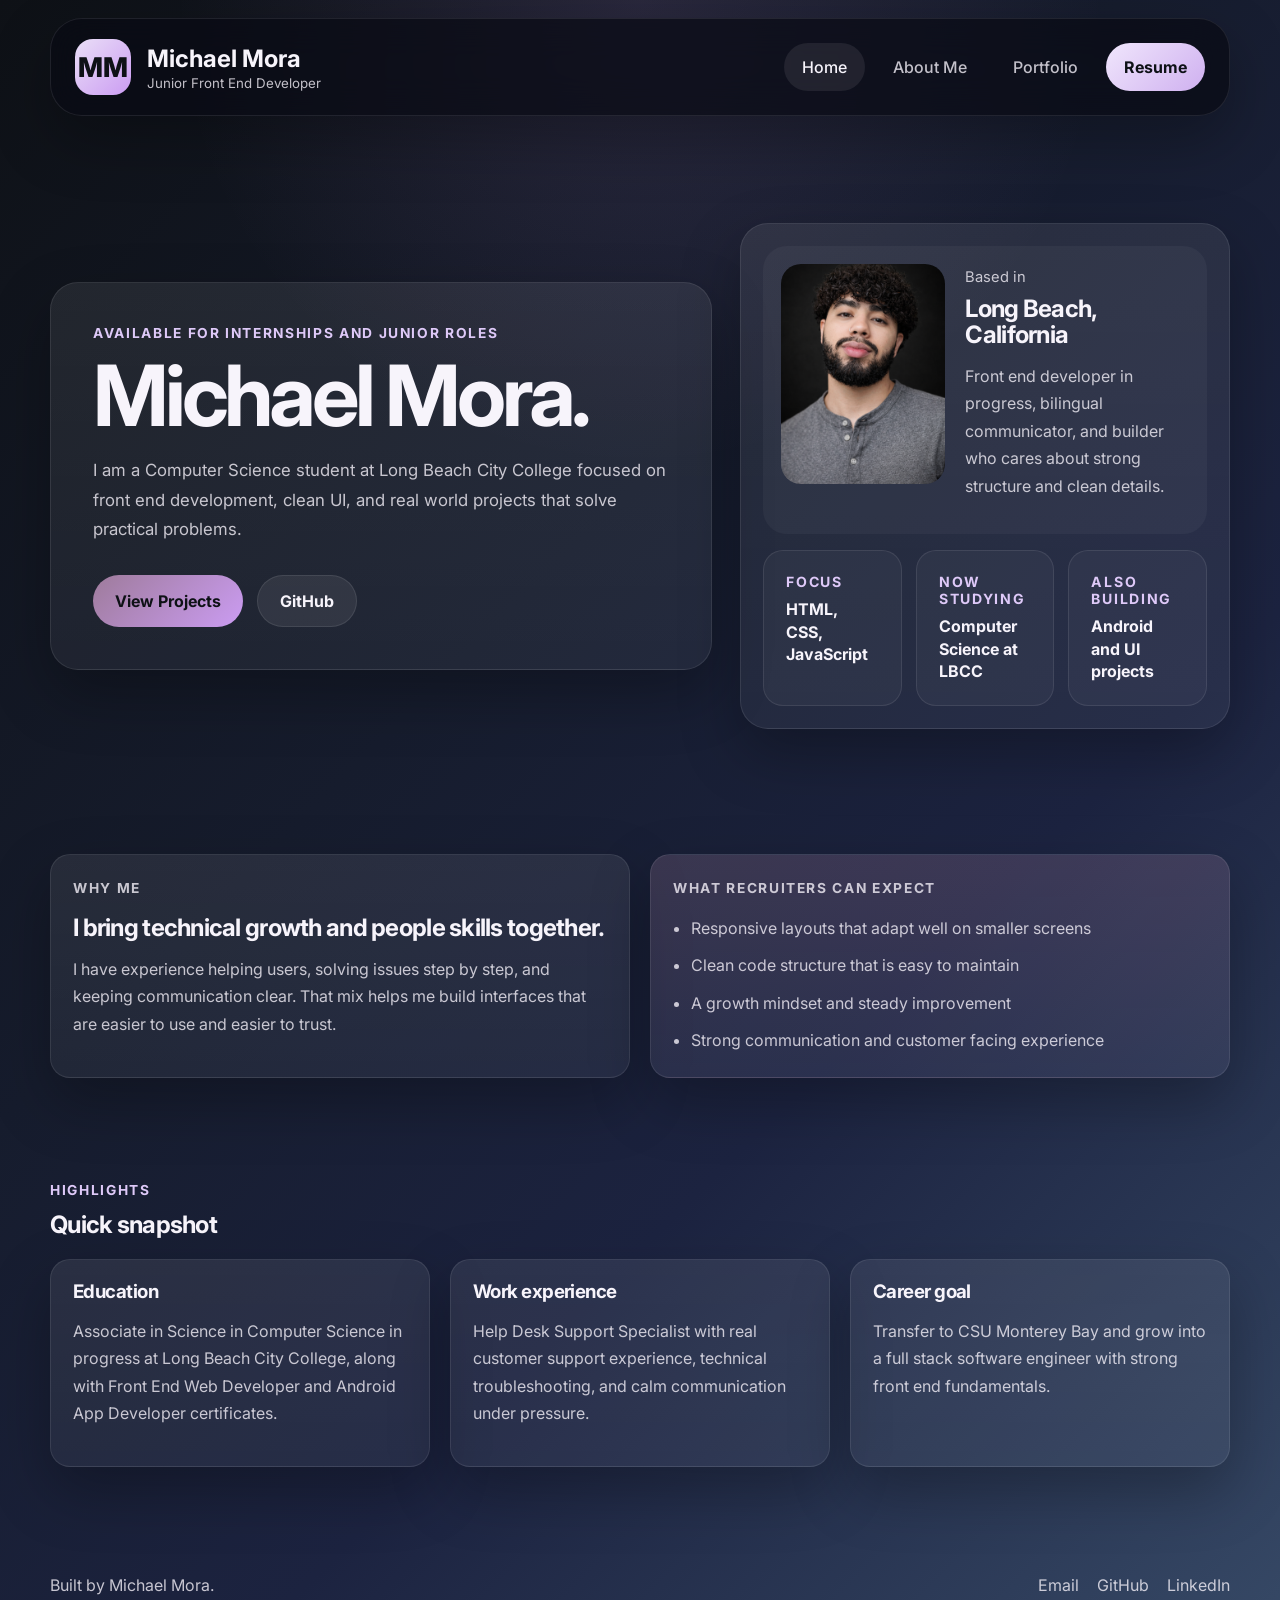
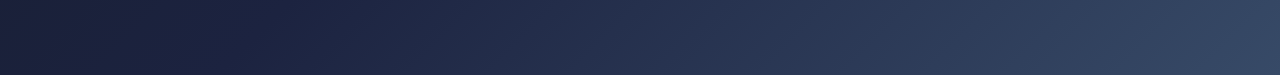
<file: index.html>
<!DOCTYPE html>
<html lang="en">

<head>
  <meta charset="UTF-8">
  <meta name="viewport" content="width=device-width, initial-scale=1.0">
  <meta name="description"
    content="Michael Mora, junior front end developer and computer science student building responsive web experiences.">
  <title>Michael Mora | Front End Developer</title>
  <link rel="preconnect" href="https://fonts.googleapis.com">
  <link rel="preconnect" href="https://fonts.gstatic.com" crossorigin>
  <link href="https://fonts.googleapis.com/css2?family=Inter:wght@400;500;600;700;800&display=swap" rel="stylesheet">
  <link rel="stylesheet" href="styles.css">
</head>

<body>
  <div class="site-shell">
    <header class="site-header">
      <a class="brand" href="index.html" aria-label="Michael Mora home">
        <span class="brand-mark">MM</span>
        <span>
          <strong>Michael Mora</strong>
          <small>Junior Front End Developer</small>
        </span>
      </a>

      <button class="menu-toggle" id="menuToggle" aria-expanded="false" aria-controls="siteNav" aria-label="Open menu">
        <span></span><span></span><span></span>
      </button>

      <nav class="site-nav" id="siteNav">
        <a class="active" href="index.html">Home</a>
        <a href="about.html">About Me</a>
        <a href="portfolio.html">Portfolio</a>
        <a class="nav-button" href="Michael-Mora-Resume.pdf" target="_blank" rel="noopener noreferrer">Resume</a>
      </nav>
    </header>

    <main>
      <section class="hero section">
        <div class="hero-copy reveal">
          <p class="eyebrow">Available for internships and junior roles</p>
          <h1>Michael Mora.</h1>
          <p class="lead">
            I am a Computer Science student at Long Beach City College focused on front end development, clean UI, and
            real world projects that solve practical problems.
          </p>
          <div class="hero-actions">
            <a class="button primary" href="portfolio.html">View Projects</a>
            <a class="button secondary" href="https://github.com/mikegmora" target="_blank"
              rel="noopener noreferrer">GitHub</a>
          </div>
        </div>

        <div class="hero-panel reveal delay-1">
          <div class="hero-card profile-card">
            <img src="assets/profile.png" alt="Portrait of Michael Mora">
            <div>
              <p class="card-label">Based in</p>
              <h2>Long Beach, California</h2>
              <p>Front end developer in progress, bilingual communicator, and builder who cares about strong structure
                and clean details.</p>
            </div>
          </div>
          <div class="hero-stats">
            <article class="stat-card">
              <span>Focus</span>
              <strong>HTML, CSS, JavaScript</strong>
            </article>
            <article class="stat-card">
              <span>Now studying</span>
              <strong>Computer Science at LBCC</strong>
            </article>
            <article class="stat-card">
              <span>Also building</span>
              <strong>Android and UI projects</strong>
            </article>
          </div>
        </div>
      </section>

      <section class="section grid-two compact-top">
        <article class="content-card reveal">
          <p class="eyebrow">Why me</p>
          <h2>I bring technical growth and people skills together.</h2>
          <p>
            I have experience helping users, solving issues step by step, and keeping communication clear. That mix
            helps me build interfaces that are easier to use and easier to trust.
          </p>
        </article>

        <article class="content-card reveal delay-1 accent-card">
          <p class="eyebrow">What recruiters can expect</p>
          <ul class="feature-list">
            <li>Responsive layouts that adapt well on smaller screens</li>
            <li>Clean code structure that is easy to maintain</li>
            <li>A growth mindset and steady improvement</li>
            <li>Strong communication and customer facing experience</li>
          </ul>
        </article>
      </section>

      <section class="section">
        <div class="section-heading reveal">
          <p class="eyebrow">Highlights</p>
          <h2>Quick snapshot</h2>
        </div>

        <div class="snapshot-grid">
          <article class="content-card reveal">
            <h3>Education</h3>
            <p>Associate in Science in Computer Science in progress at Long Beach City College, along with Front End Web
              Developer and Android App Developer certificates.</p>
          </article>
          <article class="content-card reveal delay-1">
            <h3>Work experience</h3>
            <p>Help Desk Support Specialist with real customer support experience, technical troubleshooting, and calm
              communication under pressure.</p>
          </article>
          <article class="content-card reveal delay-2">
            <h3>Career goal</h3>
            <p>Transfer to CSU Monterey Bay and grow into a full stack software engineer with strong front end
              fundamentals.</p>
          </article>
        </div>
      </section>
    </main>

    <footer class="site-footer">
      <p>Built by Michael Mora.</p>
      <div>
        <a href="mailto:mikegmora1@gmail.com">Email</a>
        <a href="https://github.com/mikegmora" target="_blank" rel="noopener noreferrer">GitHub</a>
        <a href="https://www.linkedin.com/in/michaelgmora/" target="_blank" rel="noopener noreferrer">LinkedIn</a>
      </div>
    </footer>
  </div>

  <script src="script.js"></script>
</body>

</html>
</file>
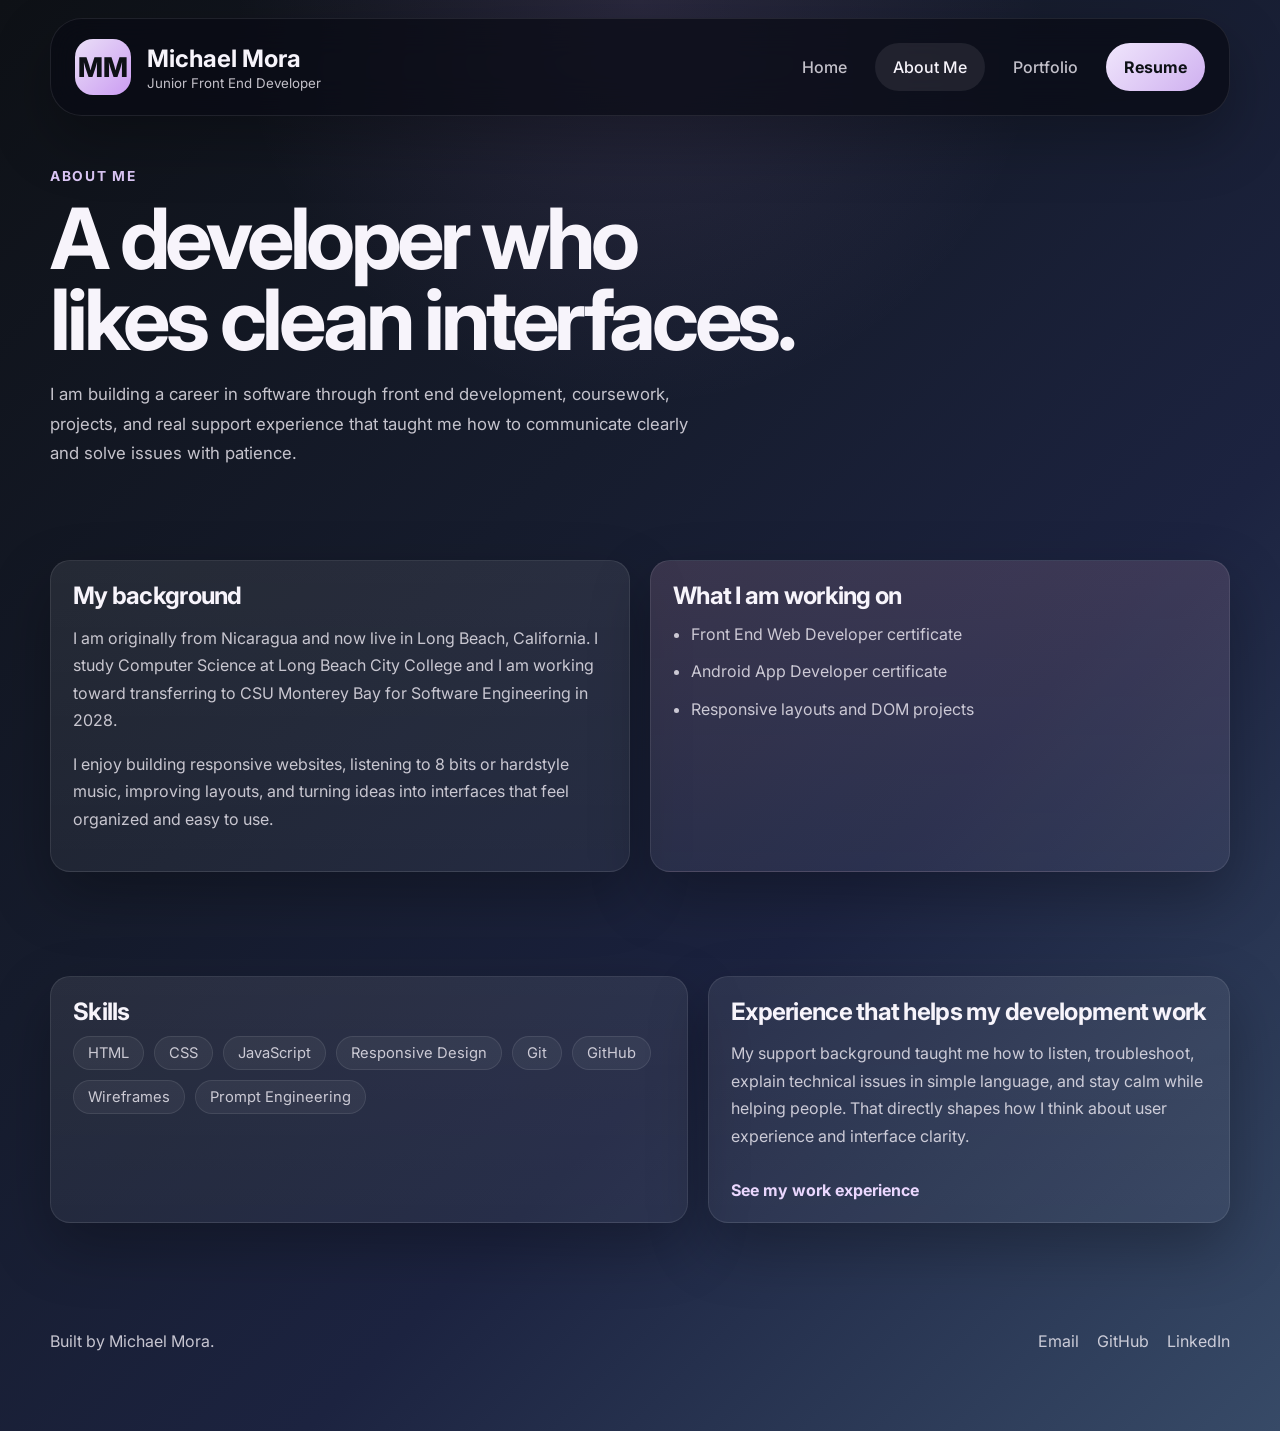
<file: about.html>
<!DOCTYPE html>
<html lang="en">

<head>
  <meta charset="UTF-8">
  <meta name="viewport" content="width=device-width, initial-scale=1.0">
  <meta name="description" content="About Michael Mora, junior front end developer and computer science student.">
  <title>About Me | Michael Mora</title>
  <link rel="preconnect" href="https://fonts.googleapis.com">
  <link rel="preconnect" href="https://fonts.gstatic.com" crossorigin>
  <link href="https://fonts.googleapis.com/css2?family=Inter:wght@400;500;600;700;800&display=swap" rel="stylesheet">
  <link rel="stylesheet" href="styles.css">
</head>

<body>
  <div class="site-shell">
    <header class="site-header">
      <a class="brand" href="index.html" aria-label="Michael Mora home">
        <span class="brand-mark">MM</span>
        <span>
          <strong>Michael Mora</strong>
          <small>Junior Front End Developer</small>
        </span>
      </a>

      <button class="menu-toggle" id="menuToggle" aria-expanded="false" aria-controls="siteNav" aria-label="Open menu">
        <span></span><span></span><span></span>
      </button>

      <nav class="site-nav" id="siteNav">
        <a href="index.html">Home</a>
        <a class="active" href="about.html">About Me</a>
        <a href="portfolio.html">Portfolio</a>
        <a class="nav-button" href="Michael-Mora-Resume.pdf" target="_blank" rel="noopener noreferrer">Resume</a>
      </nav>
    </header>

    <main>
      <section class="page-hero section narrow">
        <div class="section-heading reveal">
          <p class="eyebrow">About me</p>
          <h1>A developer who likes clean interfaces.</h1>
          <p class="lead">I am building a career in software through front end development, coursework, projects, and
            real support experience that taught me how to communicate clearly and solve issues with patience.</p>
        </div>
      </section>

      <section class="section grid-two compact-top">
        <article class="content-card reveal">
          <h2>My background</h2>
          <p>I am originally from Nicaragua and now live in Long Beach, California. I study Computer Science at Long
            Beach City College and I am working toward transferring to CSU Monterey Bay for Software Engineering in
            2028.</p>
          <p>I enjoy building responsive websites, listening to 8 bits or hardstyle music, improving layouts, and
            turning ideas into interfaces that feel
            organized and easy to use.</p>
        </article>

        <article class="content-card reveal delay-1 accent-card">
          <h2>What I am working on</h2>
          <ul class="feature-list">
            <li>Front End Web Developer certificate</li>
            <li>Android App Developer certificate</li>
            <li>Responsive layouts and DOM projects</li>
          </ul>
        </article>
      </section>

      <section class="section grid-two-large">
        <article class="content-card reveal">
          <h2>Skills</h2>
          <div class="chips">
            <span>HTML</span>
            <span>CSS</span>
            <span>JavaScript</span>
            <span>Responsive Design</span>
            <span>Git</span>
            <span>GitHub</span>
            <span>Wireframes</span>
            <span>Prompt Engineering</span>
            <!-- <span>Java</span>
            <span>Python</span> -->
          </div>
        </article>

        <article class="content-card reveal delay-1">
          <h2>Experience that helps my development work</h2>
          <p>My support background taught me how to listen, troubleshoot, explain technical issues in simple language,
            and stay calm while helping people. That directly shapes how I think about user experience and interface
            clarity.</p>
          <a class="text-link" href="https://www.linkedin.com/in/michaelgmora/" target="_blank"
            rel="noopener noreferrer">See my work experience</a>
        </article>
      </section>
    </main>

    <footer class="site-footer">
      <p>Built by Michael Mora.</p>
      <div>
        <a href="mailto:mikegmora1@gmail.com">Email</a>
        <a href="https://github.com/mikegmora" target="_blank" rel="noopener noreferrer">GitHub</a>
        <a href="https://www.linkedin.com/in/michaelgmora/" target="_blank" rel="noopener noreferrer">LinkedIn</a>
      </div>
    </footer>
  </div>

  <script src="script.js"></script>
</body>

</html>
</file>
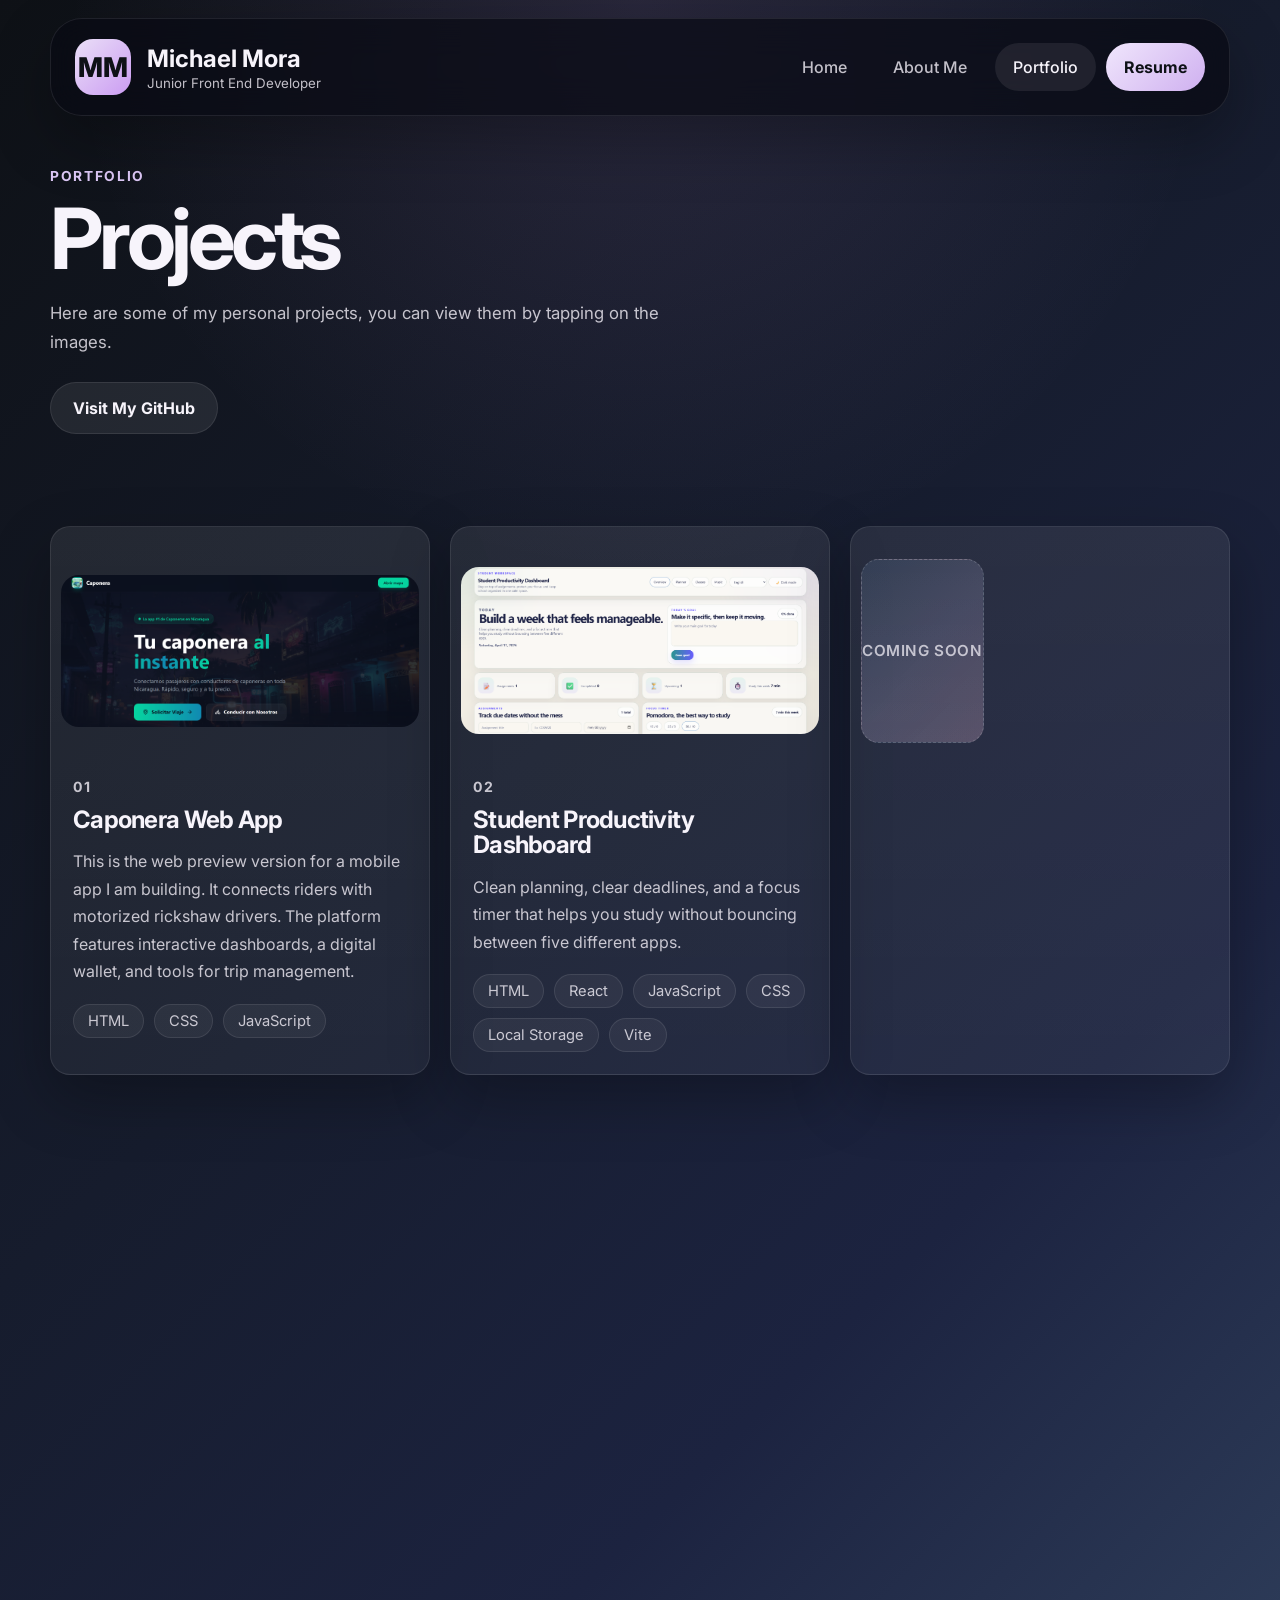
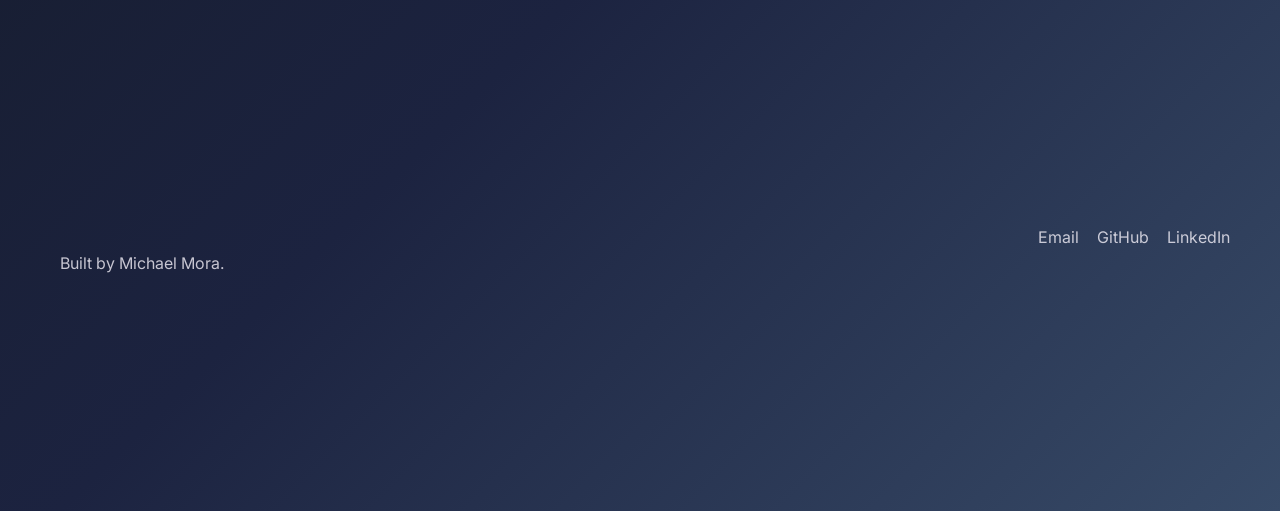
<file: portfolio.html>
<!DOCTYPE html>
<html lang="en">

<head>
  <meta charset="UTF-8">
  <meta name="viewport" content="width=device-width, initial-scale=1.0">
  <meta name="description" content="Portfolio projects by Michael Mora.">
  <title>Portfolio | Michael Mora</title>
  <link rel="preconnect" href="https://fonts.googleapis.com">
  <link rel="preconnect" href="https://fonts.gstatic.com" crossorigin>
  <link href="https://fonts.googleapis.com/css2?family=Inter:wght@400;500;600;700;800&display=swap" rel="stylesheet">
  <link rel="stylesheet" href="styles.css">
</head>

<body>
  <div class="site-shell">
    <header class="site-header">
      <a class="brand" href="index.html" aria-label="Michael Mora home">
        <span class="brand-mark">MM</span>
        <span>
          <strong>Michael Mora</strong>
          <small>Junior Front End Developer</small>
        </span>
      </a>

      <button class="menu-toggle" id="menuToggle" aria-expanded="false" aria-controls="siteNav" aria-label="Open menu">
        <span></span><span></span><span></span>
      </button>

      <nav class="site-nav" id="siteNav">
        <a href="index.html">Home</a>
        <a href="about.html">About Me</a>
        <a class="active" href="portfolio.html">Portfolio</a>
        <a class="nav-button" href="Michael-Mora-Resume.pdf" target="_blank" rel="noopener noreferrer">Resume</a>
      </nav>
    </header>

    <main>
      <section class="page-hero section narrow">
        <div class="section-heading reveal">
          <p class="eyebrow">Portfolio</p>
          <h1>Projects</h1>
          <p class="lead">Here are some of my personal projects, you can view them by tapping on the images.</p>
          <a class="button secondary github-cta" href="https://github.com/mikegmora" target="_blank"
            rel="noopener noreferrer">Visit My GitHub</a>
        </div>
      </section>

      <section class="section compact-top">
        <div class="projects-grid">
          <article class="project-card reveal">
            <a class="project-media" href="https://bm6abb.pub.atoms.dev/" target="_blank" rel="noopener noreferrer"
              aria-label="Open Caponera Mobile App">
              <img src="assets/caponerahomepage.png" alt="Caponera Mobile App">
            </a>
            <div class="project-body">
              <p class="project-number">01</p>
              <h2>Caponera Web App</h2>
              <p>This is the web preview version for a mobile app I am building. It connects riders with motorized
                rickshaw drivers. The platform features interactive dashboards, a digital wallet, and tools for trip
                management.</p>
              <div class="project-tags"><span>HTML</span><span>CSS</span><span>JavaScript</span></div>
            </div>
          </article>
          <article class="project-card reveal delay-1">
            <a class="project-media" href="#" aria-label="Open Portfolio Website">
              <img src="assets/Productivity-Dashboard.png" alt="Student Productivity Dashboard">
            </a>
            <div class="project-body">
              <p class="project-number">02</p>
              <h2>Student Productivity Dashboard</h2>
              <p>Clean planning, clear deadlines, and a focus timer that helps you study without bouncing between five
                different apps.</p>
              <div class="project-tags">
                <span>HTML</span><span>React</span><span>JavaScript</span><span>CSS</span><span>Local
                  Storage</span><span>Vite</span>
              </div>
            </div>
          </article>
          <article class="project-card reveal delay-2">
            <a class="project-media" href="#" aria-label="Open Project Placeholder">
              <span class="project-image-placeholder">Coming Soon</span>
              <!--   </a>
            <div class="project-body">
              <p class="project-number">03</p>
              <h2>Project Placeholder</h2>
              <p>Use this space for your next finished build and update the summary after deployment.</p>
              <div class="project-tags"><span>Frontend</span><span>UI</span></div>
            </div>
          </article>
          <article class="project-card reveal">
            <a class="project-media" href="#" aria-label="Open Project Placeholder">
              <span class="project-image-placeholder">Project image</span>
            </a>
            <div class="project-body">
              <p class="project-number">04</p>
              <h2>Project Placeholder</h2>
              <p>Add a landing page, app clone, or school project here once the final version is live.</p>
              <div class="project-tags"><span>Responsive</span><span>Web</span></div>
            </div>
          </article>
          <article class="project-card reveal delay-1">
            <a class="project-media" href="#" aria-label="Open Project Placeholder">
              <span class="project-image-placeholder">Project image</span>
            </a>
            <div class="project-body">
              <p class="project-number">05</p>
              <h2>Project Placeholder</h2>
              <p>Reserve this one for a JavaScript focused build that shows interactivity and logic.</p>
              <div class="project-tags"><span>JavaScript</span><span>DOM</span></div>
            </div>
          </article>
          <article class="project-card reveal delay-2">
            <a class="project-media" href="#" aria-label="Open Project Placeholder">
              <span class="project-image-placeholder">Project image</span>
            </a>
            <div class="project-body">
              <p class="project-number">06</p>
              <h2>Project Placeholder</h2>
              <p>Perfect spot for an academic project, Android concept, or UI redesign case study.</p>
              <div class="project-tags"><span>Case Study</span><span>Design</span></div>
            </div>
          </article>
          <article class="project-card reveal">
            <a class="project-media" href="#" aria-label="Open Project Placeholder">
              <span class="project-image-placeholder">Project image</span>
            </a>
            <div class="project-body">
              <p class="project-number">07</p>
              <h2>Project Placeholder</h2>
              <p>Use this card for a project that highlights clean layout and responsive behavior.</p>
              <div class="project-tags"><span>CSS</span><span>Layout</span></div>
            </div>
          </article>
          <article class="project-card reveal delay-1">
            <a class="project-media" href="#" aria-label="Open Project Placeholder">
              <span class="project-image-placeholder">Project image</span>
            </a>
            <div class="project-body">
              <p class="project-number">08</p>
              <h2>Project Placeholder</h2>
              <p>Add another portfolio piece here once you deploy it and want it recruiter ready.</p>
              <div class="project-tags"><span>Frontend</span><span>Build</span></div>
            </div>
          </article>
          <article class="project-card reveal delay-2">
            <a class="project-media" href="#" aria-label="Open Project Placeholder">
              <span class="project-image-placeholder">Project image</span>
            </a>
            <div class="project-body">
              <p class="project-number">09</p>
              <h2>Project Placeholder</h2>
              <p>Keep one extra slot open so the portfolio can grow without redesigning the page.</p>
              <div class="project-tags"><span>Future</span><span>Project</span></div>
            </div> 
          </article> -->
        </div>
      </section>
    </main>

    <footer class="site-footer">
      <p>Built by Michael Mora.</p>
      <div>
        <a href="mailto:mikegmora1@gmail.com">Email</a>
        <a href="https://github.com/mikegmora" target="_blank" rel="noopener noreferrer">GitHub</a>
        <a href="https://www.linkedin.com/in/michaelgmora/" target="_blank" rel="noopener noreferrer">LinkedIn</a>
      </div>
    </footer>
  </div>

  <script src="script.js"></script>
</body>

</html>
</file>
<file: styles.css>
:root {
  --ink-black: #0e1116;
  --dusk-blue: #374a67;
  --dusty-grape: #616283;
  --dusty-mauve: #9e7b9b;
  --wisteria: #cb9cf2;
  --text: #f7f4fb;
  --muted: rgba(247, 244, 251, 0.78);
  --line: rgba(255, 255, 255, 0.09);
  --panel: rgba(255, 255, 255, 0.05);
  --panel-strong: rgba(255, 255, 255, 0.08);
  --shadow: 0 24px 60px rgba(0, 0, 0, 0.28);
  --radius-lg: 28px;
  --radius-md: 20px;
  --radius-sm: 14px;
  --max-width: 1180px;
}

* {
  box-sizing: border-box;
}

html {
  scroll-behavior: smooth;
}

body {
  margin: 0;
  font-family: Inter, Arial, sans-serif;
  color: var(--text);
  background:
    radial-gradient(circle at top, rgba(203, 156, 242, 0.12), transparent 26%),
    linear-gradient(135deg, var(--ink-black), #161c2d 38%, #1c2340 64%, var(--dusk-blue));
  min-height: 100vh;
}

a {
  color: inherit;
  text-decoration: none;
}

img {
  display: block;
  max-width: 100%;
}

.site-shell {
  width: min(calc(100% - 32px), var(--max-width));
  margin: 18px auto 24px;
}

.site-header {
  position: sticky;
  top: 16px;
  z-index: 40;
  display: flex;
  align-items: center;
  justify-content: space-between;
  gap: 24px;
  padding: 20px 24px;
  border: 1px solid var(--line);
  border-radius: 32px;
  background: rgba(9, 11, 20, 0.72);
  backdrop-filter: blur(18px);
  box-shadow: var(--shadow);
}

.brand {
  display: inline-flex;
  align-items: center;
  gap: 16px;
  min-width: 0;
}

.brand-mark {
  width: 56px;
  height: 56px;
  border-radius: 18px;
  display: grid;
  place-items: center;
  background: linear-gradient(135deg, #eadff7, #cb9cf2);
  color: var(--ink-black);
  font-size: 1.7rem;
  font-weight: 800;
  flex-shrink: 0;
}

.brand strong,
.brand small {
  display: block;
}

.brand strong {
  font-size: 1.5rem;
}

.brand small {
  margin-top: 2px;
  color: var(--muted);
}

.site-nav {
  display: flex;
  align-items: center;
  gap: 10px;
}

.site-nav a {
  padding: 14px 18px;
  border-radius: 999px;
  color: var(--muted);
  font-weight: 500;
  transition: 0.25s ease;
}

.site-nav a:hover,
.site-nav a.active {
  color: var(--text);
  background: rgba(255, 255, 255, 0.08);
}

.site-nav .nav-button {
  background: linear-gradient(135deg, #f0e6fc, #cfb0f0);
  color: var(--ink-black);
  font-weight: 700;
}

.site-nav .nav-button:hover {
  background: linear-gradient(135deg, #f6effd, #dcc2f6);
}

.menu-toggle {
  display: none;
  width: 52px;
  height: 52px;
  border: 0;
  border-radius: 16px;
  background: rgba(255, 255, 255, 0.06);
  cursor: pointer;
}

.menu-toggle span {
  display: block;
  width: 22px;
  height: 2px;
  margin: 5px auto;
  background: var(--text);
  border-radius: 999px;
}

.section {
  padding: 52px 0;
}

.compact-top {
  padding-top: 18px;
}

.narrow {
  max-width: 860px;
}

.hero {
  display: grid;
  grid-template-columns: 1.15fr 0.85fr;
  gap: 28px;
  align-items: center;
  min-height: calc(100vh - 180px);
}

.hero-copy,
.hero-panel,
.content-card,
.project-card {
  border: 1px solid var(--line);
  background: linear-gradient(180deg, var(--panel-strong), var(--panel));
  box-shadow: var(--shadow);
}

.hero-copy {
  padding: 42px;
  border-radius: var(--radius-lg);
}

.hero-copy h1,
.page-hero h1 {
  margin: 0;
  font-size: clamp(2.8rem, 6.6vw, 5.5rem);
  line-height: 0.96;
  letter-spacing: -0.05em;
  text-wrap: balance;
  max-width: 11ch;
}

.page-hero h1 {
  max-width: 18ch;
}

.eyebrow {
  margin: 0 0 14px;
  color: #dec9f8;
  font-size: 0.86rem;
  font-weight: 700;
  text-transform: uppercase;
  letter-spacing: 0.12em;
}

.lead {
  max-width: 58ch;
  margin: 20px 0 0;
  color: var(--muted);
  font-size: 1.05rem;
  line-height: 1.75;
}

.hero-actions {
  display: flex;
  flex-wrap: wrap;
  gap: 14px;
  margin-top: 30px;
}

.button {
  display: inline-flex;
  align-items: center;
  justify-content: center;
  min-height: 52px;
  padding: 0 22px;
  border-radius: 999px;
  font-weight: 700;
  transition: transform 0.25s ease, background 0.25s ease;
}

.button:hover {
  transform: translateY(-2px);
}

.button.primary {
  background: linear-gradient(135deg, var(--dusty-mauve), var(--wisteria));
  color: var(--ink-black);
}

.button.secondary {
  background: rgba(255, 255, 255, 0.08);
  color: var(--text);
  border: 1px solid var(--line);
}

.hero-panel {
  padding: 22px;
  border-radius: var(--radius-lg);
}

.profile-card {
  display: grid;
  grid-template-columns: 164px 1fr;
  gap: 20px;
  padding: 18px;
  border-radius: 24px;
  background: rgba(255, 255, 255, 0.04);
}

.profile-card img {
  width: 100%;
  height: 220px;
  object-fit: cover;
  border-radius: 20px;
}

.card-label {
  margin: 4px 0 10px;
  color: var(--muted);
  font-size: 0.92rem;
}

.profile-card h2,
.content-card h2,
.section-heading h2,
.project-card h2,
.content-card h3 {
  margin: 0 0 12px;
  line-height: 1.05;
  letter-spacing: -0.03em;
}

.profile-card p:last-child,
.content-card p,
.project-card p,
.feature-list {
  color: var(--muted);
  line-height: 1.72;
}

.hero-stats {
  display: grid;
  grid-template-columns: repeat(3, 1fr);
  gap: 14px;
  margin-top: 16px;
}

.stat-card,
.content-card,
.project-card {
  padding: 22px;
  border-radius: var(--radius-md);
}

.stat-card {
  border: 1px solid var(--line);
  background: rgba(255, 255, 255, 0.04);
}

.stat-card span,
.project-number {
  display: block;
  margin-bottom: 8px;
  color: #dec9f8;
  font-size: 0.88rem;
  font-weight: 700;
  text-transform: uppercase;
  letter-spacing: 0.12em;
}

.stat-card strong {
  font-size: 1rem;
  line-height: 1.4;
}

.grid-two,
.grid-two-large,
.snapshot-grid,
.projects-grid {
  display: grid;
  gap: 20px;
}

.grid-two {
  grid-template-columns: repeat(2, minmax(0, 1fr));
}

.grid-two-large {
  grid-template-columns: 1.1fr 0.9fr;
}

.snapshot-grid {
  grid-template-columns: repeat(3, minmax(0, 1fr));
}

.section-heading {
  margin-bottom: 22px;
}

.feature-list {
  padding-left: 18px;
  margin: 0;
}

.feature-list li+li {
  margin-top: 10px;
}

.accent-card {
  background: linear-gradient(180deg, rgba(158, 123, 155, 0.25), rgba(97, 98, 131, 0.22));
}

.chips {
  display: flex;
  flex-wrap: wrap;
  gap: 10px;
}

.chips span,
.project-tags span {
  display: inline-flex;
  align-items: center;
  min-height: 34px;
  padding: 0 14px;
  border-radius: 999px;
  border: 1px solid var(--line);
  background: rgba(255, 255, 255, 0.05);
  color: var(--muted);
  font-size: 0.92rem;
}

.text-link,
.project-card a {
  display: inline-flex;
  align-items: center;
  gap: 8px;
  margin-top: 14px;
  color: #ead7fe;
  font-weight: 700;
}

.projects-grid {
  grid-template-columns: repeat(3, minmax(0, 1fr));
}

.github-cta {
  margin-top: 24px;
}

.project-card {
  min-height: 100%;
  overflow: hidden;
  padding: 0;
  transition: transform 0.28s ease, border-color 0.28s ease, box-shadow 0.28s ease, background 0.28s ease;
}

.project-card:hover {
  transform: translateY(-8px);
  border-color: rgba(203, 156, 242, 0.38);
  box-shadow: 0 30px 70px rgba(0, 0, 0, 0.32);
}

.project-media {
  display: block;
  min-height: 220px;
  padding: 10px;
}

.project-media img {
  width: 100%;
  height: 100%;
  object-fit: cover;
  border-radius: 18px;
}

.project-image-placeholder {
  display: grid;
  place-items: center;
  width: 100%;
  min-height: 184px;
  border: 1.5px dashed rgba(255, 255, 255, 0.18);
  border-radius: 18px;
  background:
    linear-gradient(180deg, rgba(255, 255, 255, 0.03), rgba(255, 255, 255, 0.06)),
    linear-gradient(135deg, rgba(55, 74, 103, 0.42), rgba(97, 98, 131, 0.42), rgba(158, 123, 155, 0.34));
  color: rgba(247, 244, 251, 0.72);
  font-size: 0.95rem;
  font-weight: 600;
  letter-spacing: 0.04em;
  text-transform: uppercase;
  transition: transform 0.28s ease, border-color 0.28s ease, background 0.28s ease;
}

.project-card:hover .project-image-placeholder {
  transform: scale(1.02);
  border-color: rgba(203, 156, 242, 0.5);
  background:
    linear-gradient(180deg, rgba(255, 255, 255, 0.04), rgba(255, 255, 255, 0.08)),
    linear-gradient(135deg, rgba(55, 74, 103, 0.58), rgba(97, 98, 131, 0.58), rgba(158, 123, 155, 0.48));
}

.project-body {
  padding: 0 22px 22px;
}

.project-tags {
  display: flex;
  flex-wrap: wrap;
  gap: 10px;
  margin-top: 18px;
}

.site-footer {
  display: flex;
  align-items: center;
  justify-content: space-between;
  gap: 18px;
  margin-top: 14px;
  padding: 26px 0 40px;
  color: var(--muted);
}

.site-footer div {
  display: flex;
  gap: 18px;
  flex-wrap: wrap;
}

.reveal {
  opacity: 0;
  transform: translateY(24px);
  animation: fadeUp 0.7s ease forwards;
}

.delay-1 {
  animation-delay: 0.12s;
}

.delay-2 {
  animation-delay: 0.24s;
}

@keyframes fadeUp {
  to {
    opacity: 1;
    transform: translateY(0);
  }
}

@media (max-width: 1024px) {
  .hero {
    grid-template-columns: 1fr;
    min-height: auto;
    padding-top: 18px;
  }

  .hero-copy h1,
  .page-hero h1 {
    max-width: 12ch;
  }

  .hero-stats,
  .snapshot-grid,
  .projects-grid,
  .grid-two,
  .grid-two-large {
    grid-template-columns: 1fr 1fr;
  }
}

@media (max-width: 820px) {
  .site-shell {
    width: min(calc(100% - 20px), var(--max-width));
  }

  .site-header {
    padding: 16px;
    border-radius: 24px;
    align-items: center;
  }

  .menu-toggle {
    display: inline-block;
  }

  .site-nav {
    position: absolute;
    top: calc(100% + 10px);
    left: 0;
    right: 0;
    display: none;
    flex-direction: column;
    align-items: stretch;
    padding: 12px;
    border: 1px solid var(--line);
    border-radius: 24px;
    background: rgba(9, 11, 20, 0.95);
    box-shadow: var(--shadow);
  }

  .site-nav.open {
    display: flex;
  }

  .site-nav a,
  .site-nav .nav-button {
    text-align: center;
  }

  .brand strong {
    font-size: 1.2rem;
  }

  .profile-card {
    grid-template-columns: 1fr;
  }

  .profile-card img {
    height: 280px;
  }

  .hero-stats,
  .snapshot-grid,
  .projects-grid,
  .grid-two,
  .grid-two-large {
    grid-template-columns: 1fr;
  }

  .site-footer {
    flex-direction: column;
    align-items: flex-start;
  }
}

@media (max-width: 560px) {
  .site-header {
    gap: 14px;
  }

  .brand {
    gap: 12px;
  }

  .brand-mark {
    width: 48px;
    height: 48px;
    font-size: 1.35rem;
    border-radius: 14px;
  }

  .brand small {
    font-size: 0.82rem;
  }

  .section {
    padding: 34px 0;
  }

  .hero-copy,
  .hero-panel,
  .content-card,
  .project-card {
    padding: 18px;
  }

  .hero-copy h1,
  .page-hero h1 {
    font-size: clamp(2.25rem, 12vw, 3.6rem);
    max-width: 100%;
    letter-spacing: -0.06em;
  }

  .lead {
    font-size: 0.98rem;
    line-height: 1.65;
  }

  .hero-actions {
    flex-direction: column;
  }

  .button {
    width: 100%;
  }
}
</file>
